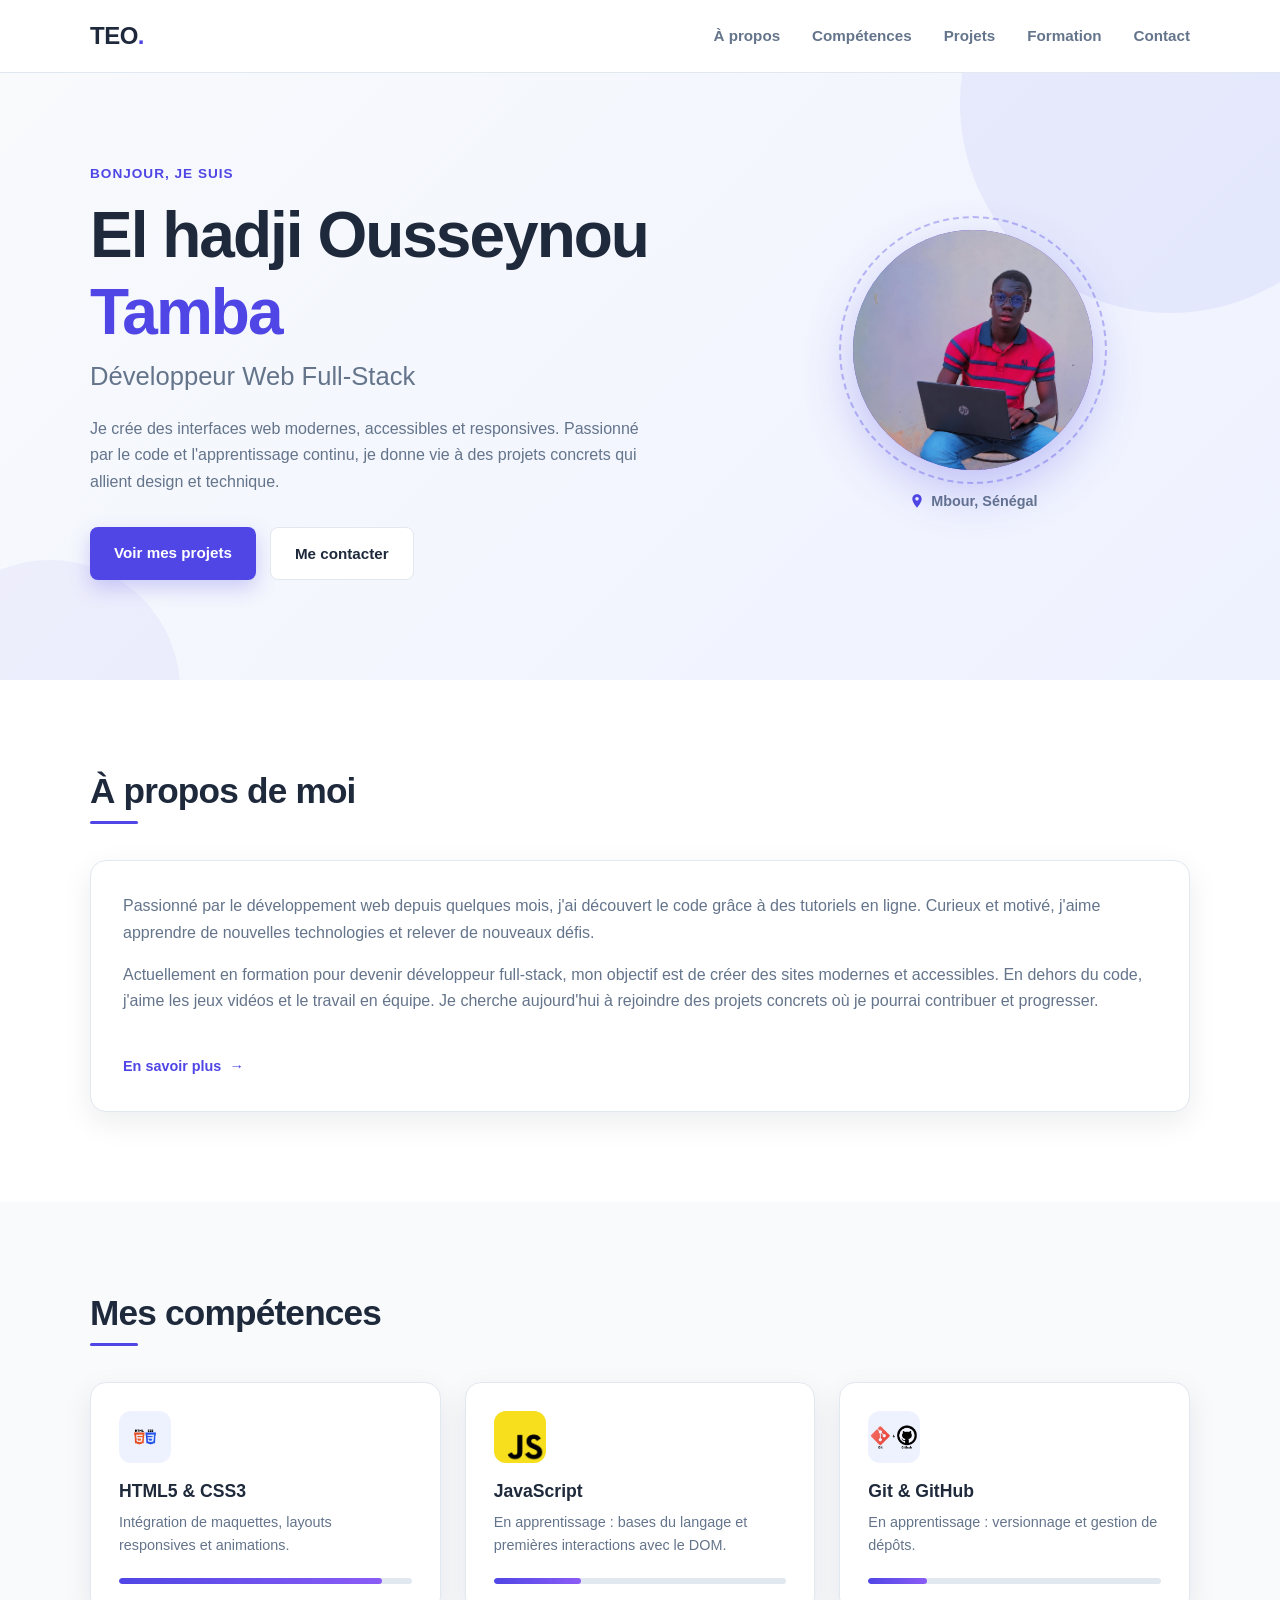
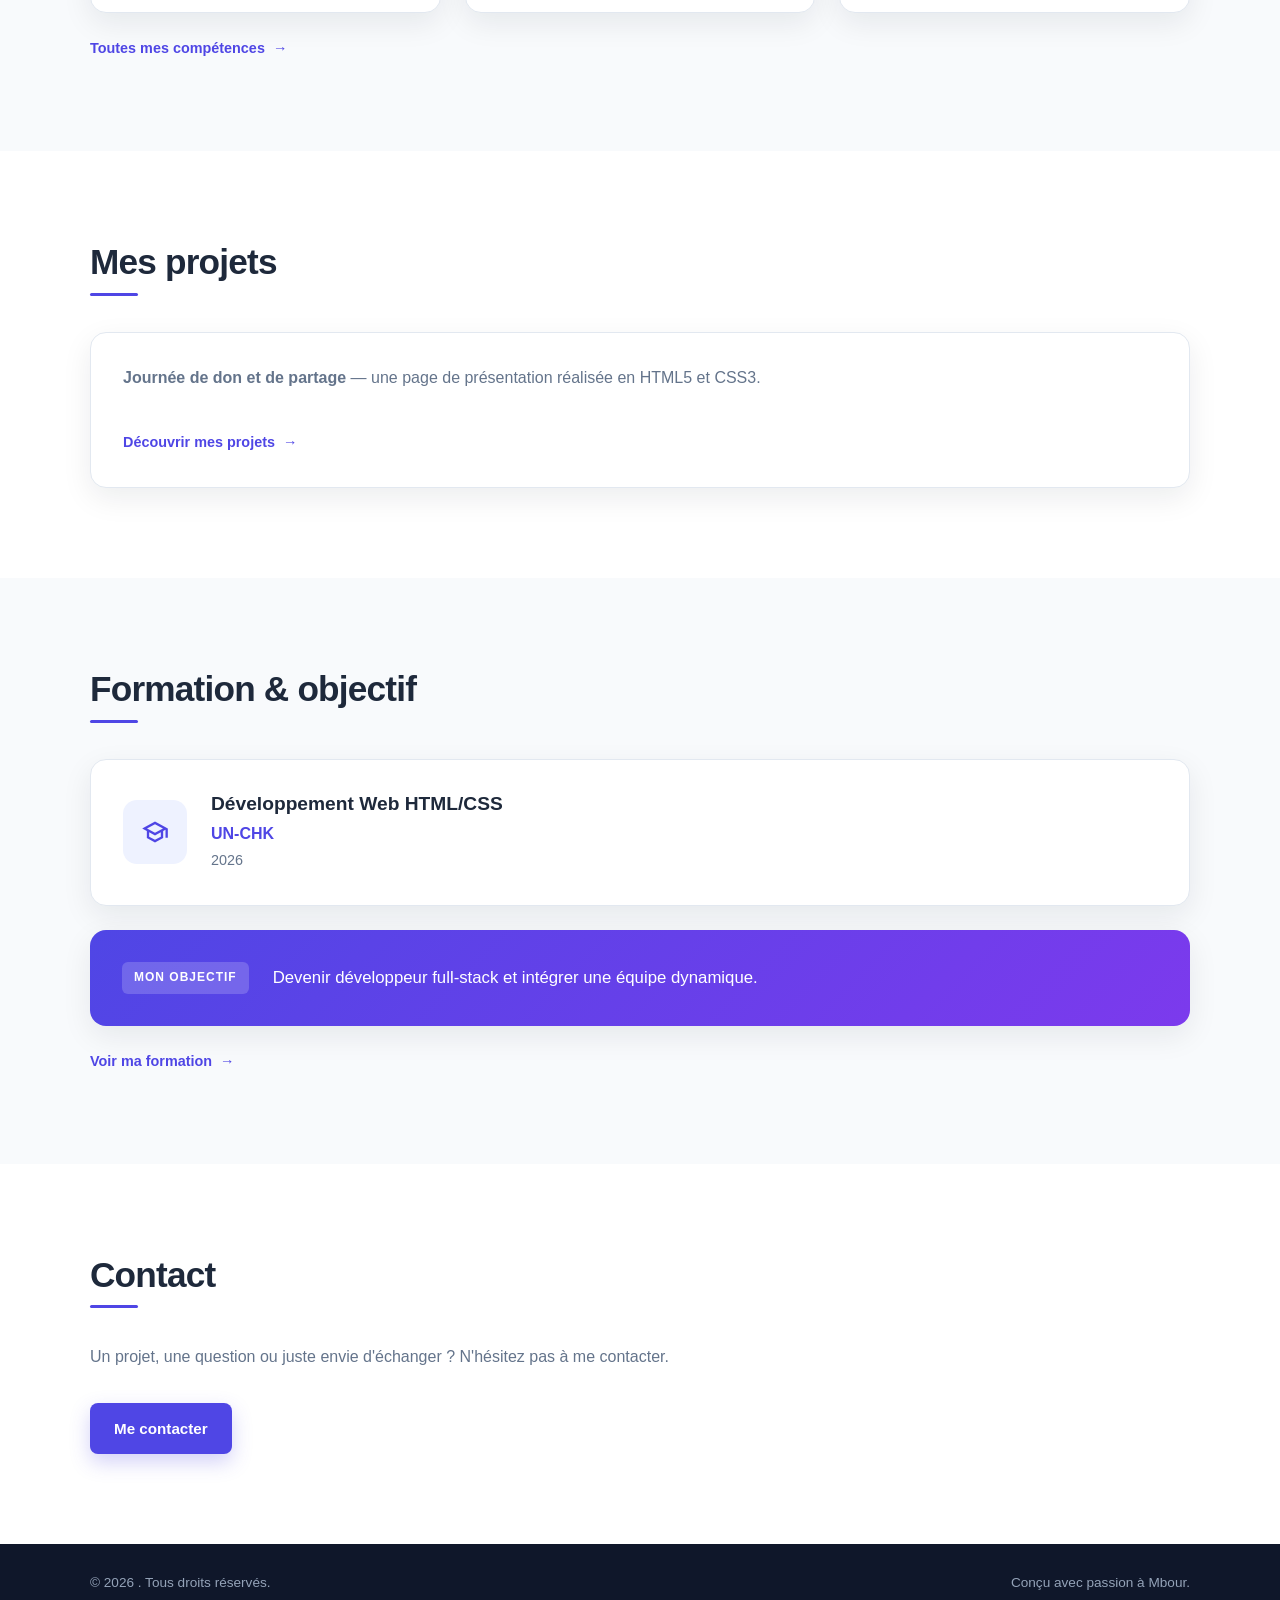
<file: index.html>
<!DOCTYPE html>
<html lang="fr">
<head>
    <meta charset="UTF-8">
    <meta name="viewport" content="width=device-width, initial-scale=1.0">
    <meta name="description" content="Portfolio de El hadji Ousseynou Tamba, développeur web full-stack basé à Mbour. Découvrez mon parcours, mes compétences et mes projets.">
    <title>El hadji Ousseynou Tamba | Développeur Web Full-Stack</title>
    <link rel="stylesheet" href="style.css">
</head>
<body>

    <!-- EN-TÊTE : logo + menu de navigation -->
    <header class="site-header">
        <nav class="navbar container" aria-label="Navigation principale">
            <a href="index.html" class="logo" aria-label="Retour à l'accueil">TEO<span>.</span></a>
            <button class="menu-toggle" aria-label="Ouvrir le menu" aria-expanded="false" aria-controls="menu-principal">
                <span></span><span></span><span></span>
            </button>
            <ul class="menu" id="menu-principal">
                <li><a href="apropos.html">À propos</a></li>
                <li><a href="competences.html">Compétences</a></li>
                <li><a href="projets.html">Projets</a></li>
                <li><a href="formation.html">Formation</a></li>
                <li><a href="contact.html">Contact</a></li>
            </ul>
        </nav>
    </header>

    <main>
        <!-- BANNIÈRE D'ACCUEIL : nom, métier, boutons et photo -->
        <section class="hero" id="accueil">
            <div class="container hero-content">
                <div class="hero-texte">
                    <p class="salutation">Bonjour, je suis</p>
                    <h1>El hadji Ousseynou <span>Tamba</span></h1>
                    <h2>Développeur Web Full-Stack</h2>
                    <p class="hero-intro">
                        Je crée des interfaces web modernes, accessibles et responsives.
                        Passionné par le code et l'apprentissage continu, je donne vie
                        à des projets concrets qui allient design et technique.
                    </p>
                    <div class="hero-actions">
                        <a href="projets.html" class="btn btn-primaire">Voir mes projets</a>
                        <a href="contact.html" class="btn btn-secondaire">Me contacter</a>
                    </div>
                </div>
                <div class="hero-avatar">
                    <div class="avatar">
                        <img src="portrait.jpeg" alt="Portrait de El hadji Ousseynou Tamba">
                        <div class="avatar-ring" aria-hidden="true"></div>
                    </div>
                    <p class="localisation">
                        <svg viewBox="0 0 24 24" width="16" height="16" aria-hidden="true"><path d="M12 2C8.13 2 5 5.13 5 9c0 5.25 7 13 7 13s7-7.75 7-13c0-3.87-3.13-7-7-7zm0 9.5A2.5 2.5 0 1 1 12 6a2.5 2.5 0 0 1 0 5.5z"/></svg>
                        Mbour, Sénégal
                    </p>
                </div>
            </div>
        </section>

        <!-- SECTION : présentation -->
        <section class="section">
            <div class="container">
                <header class="section-header">
                    <h2>À propos de moi</h2>
                </header>
                <div class="carte carte-apropos">
                    <p>
                        Passionné par le développement web depuis quelques mois, j'ai découvert
                        le code grâce à des tutoriels en ligne. Curieux et motivé, j'aime
                        apprendre de nouvelles technologies et relever de nouveaux défis.
                    </p>
                    <p>
                        Actuellement en formation pour devenir développeur full-stack,
                        mon objectif est de créer des sites modernes et accessibles.
                        En dehors du code, j'aime les jeux vidéos et le travail en équipe.
                        Je cherche aujourd'hui à rejoindre des projets concrets où je
                        pourrai contribuer et progresser.
                    </p>
                    <a href="apropos.html" class="lien-section">En savoir plus <span aria-hidden="true">&rarr;</span></a>
                </div>
            </div>
        </section>

        <!-- SECTION : compétences (barres de niveau) -->
        <section class="section section-clair">
            <div class="container">
                <header class="section-header">
                    <h2>Mes compétences</h2>
                </header>
                <div class="grille-competences">
                    <article class="carte-competence">
                        <div class="competence-icone">
                            <img src="icones/html5-css3.png" alt="">
                        </div>
                        <h3>HTML5 &amp; CSS3</h3>
                        <p>Intégration de maquettes, layouts responsives et animations.</p>
                        <div class="barre" role="img" aria-label="Niveau avancé">
                            <span style="--niveau: 90%"></span>
                        </div>
                    </article>
                    <article class="carte-competence">
                        <div class="competence-icone">
                            <img src="icones/javascript.jpeg" alt="">
                        </div>
                        <h3>JavaScript</h3>
                        <p>En apprentissage : bases du langage et premières interactions avec le DOM.</p>
                        <div class="barre" role="img" aria-label="Niveau en apprentissage">
                            <span style="--niveau: 30%"></span>
                        </div>
                    </article>
                    <article class="carte-competence">
                        <div class="competence-icone">
                            <img src="icones/git-github.png" alt="">
                        </div>
                        <h3>Git &amp; GitHub</h3>
                        <p>En apprentissage : versionnage et gestion de dépôts.</p>
                        <div class="barre" role="img" aria-label="Niveau en apprentissage">
                            <span style="--niveau: 20%"></span>
                        </div>
                    </article>
                </div>
                <a href="competences.html" class="lien-section">Toutes mes compétences <span aria-hidden="true">&rarr;</span></a>
            </div>
        </section>

        <!-- SECTION : aperçu des projets -->
        <section class="section">
            <div class="container">
                <header class="section-header">
                    <h2>Mes projets</h2>
                </header>
                <div class="carte carte-apropos">
                    <p><strong>Journée de don et de partage</strong> &mdash; une page de présentation réalisée en HTML5 et CSS3.</p>
                    <a href="projets.html" class="lien-section">Découvrir mes projets <span aria-hidden="true">&rarr;</span></a>
                </div>
            </div>
        </section>

        <!-- SECTION : formation et objectif professionnel -->
        <section class="section section-clair">
            <div class="container">
                <header class="section-header">
                    <h2>Formation &amp; objectif</h2>
                </header>
                <div class="carte carte-formation">
                    <div class="formation-icone" aria-hidden="true">
                        <svg viewBox="0 0 24 24" width="28" height="28"><path d="M12 3 1 9l4 2.18v6L12 21l7-3.82v-6l2-1.09V17h2V9L12 3zm6.82 6L12 12.72 5.18 9 12 5.28 18.82 9zM17 15.99l-5 2.73-5-2.73v-3.72L12 15l5-2.73v3.72z"/></svg>
                    </div>
                    <div>
                        <h3>Développement Web HTML/CSS</h3>
                        <p class="etablissement">UN-CHK</p>
                        <p class="annee">2026</p>
                    </div>
                </div>
                <div class="carte objectif">
                    <span class="objectif-label">Mon objectif</span>
                    <p>Devenir développeur full-stack et intégrer une équipe dynamique.</p>
                </div>
                <a href="formation.html" class="lien-section">Voir ma formation <span aria-hidden="true">&rarr;</span></a>
            </div>
        </section>

        <!-- SECTION : appel au contact -->
        <section class="section">
            <div class="container section-contact">
                <header class="section-header">
                    <h2>Contact</h2>
                </header>
                <p class="contact-intro">Un projet, une question ou juste envie d'échanger ? N'hésitez pas à me contacter.</p>
                <a href="contact.html" class="btn btn-primaire">Me contacter</a>
            </div>
        </section>
    </main>

    <!-- PIED DE PAGE -->
    <footer class="site-footer">
        <div class="container footer-content">
            <p>&copy; 2026 . Tous droits réservés.</p>
            <p>Conçu avec passion à Mbour.</p>
        </div>
    </footer>

    <!-- SCRIPT : ouverture / fermeture du menu sur mobile -->
    <script>
        const toggle = document.querySelector('.menu-toggle');
        const menu = document.querySelector('.menu');
        toggle.addEventListener('click', () => {
            const ouvert = menu.classList.toggle('ouvert');
            toggle.setAttribute('aria-expanded', ouvert);
        });
        menu.querySelectorAll('a').forEach(lien => {
            lien.addEventListener('click', () => {
                menu.classList.remove('ouvert');
                toggle.setAttribute('aria-expanded', 'false');
            });
        });
    </script>
</body>
</html>
</file>
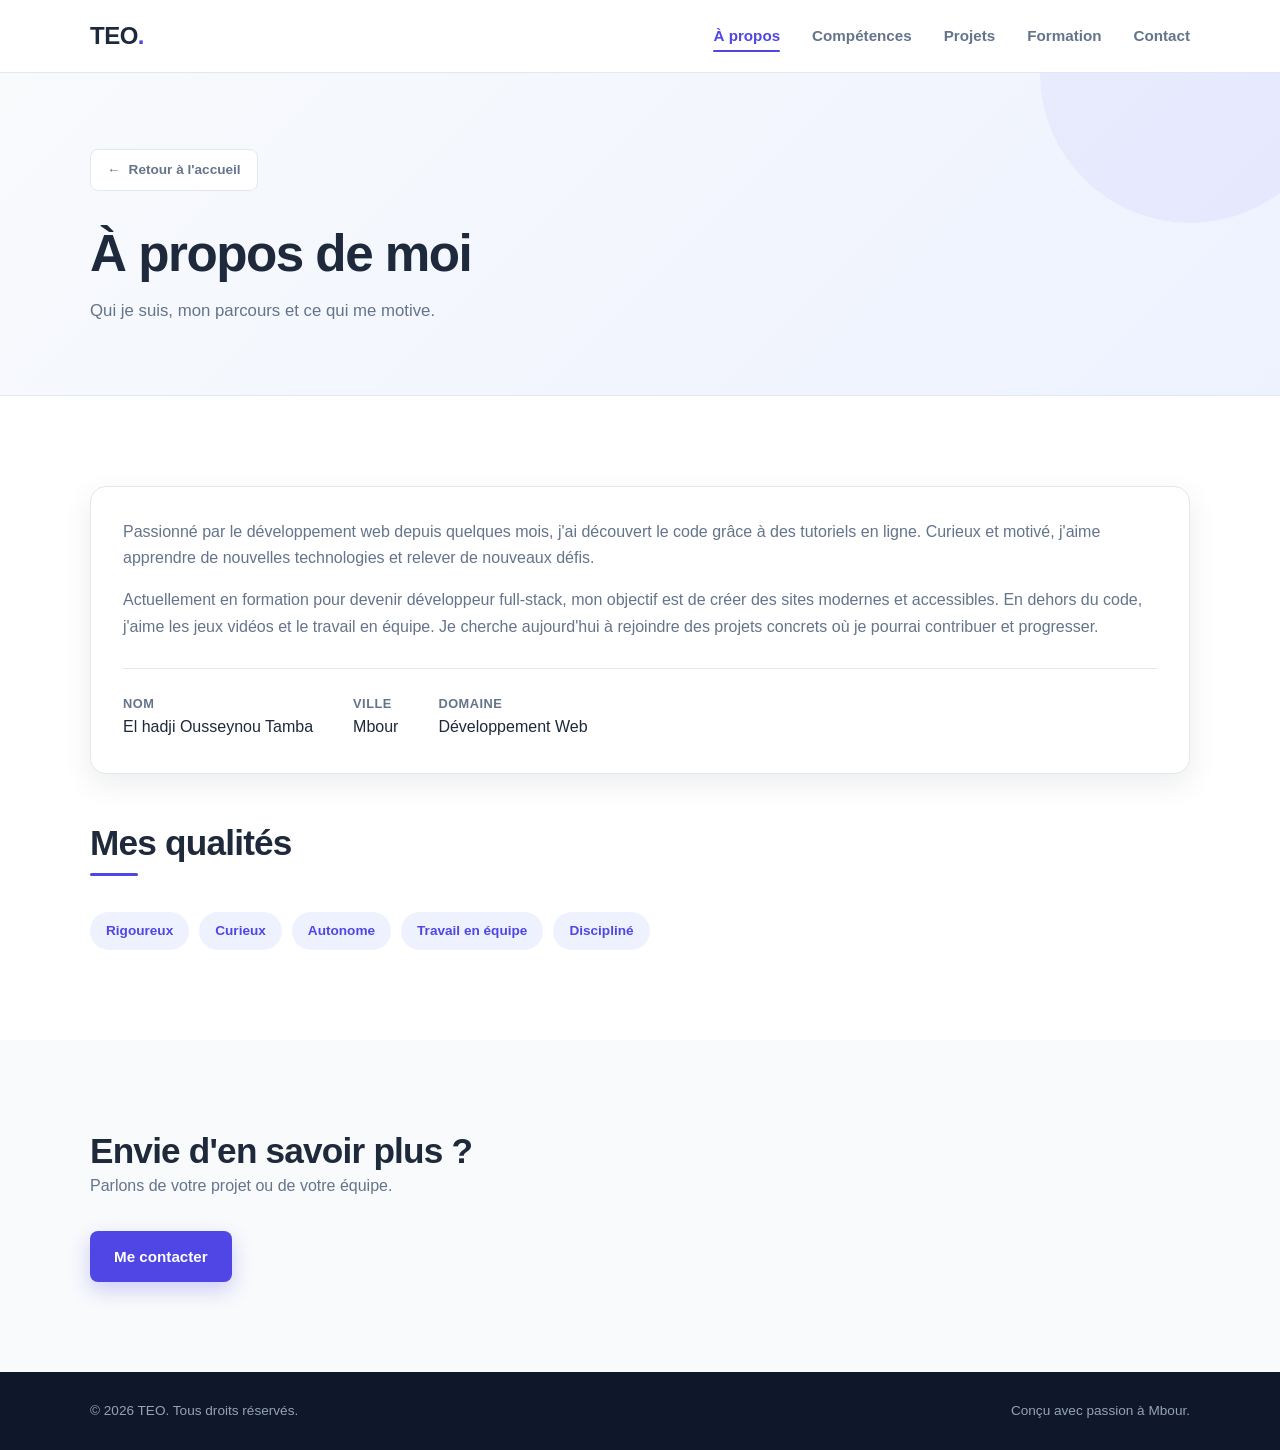
<file: apropos.html>
<!DOCTYPE html>
<html lang="fr">
<head>
    <meta charset="UTF-8">
    <meta name="viewport" content="width=device-width, initial-scale=1.0">
    <meta name="description" content="Découvrez qui est El hadji Ousseynou Tamba, développeur web full-stack à Mbour.">
    <title>À propos | El hadji Ousseynou Tamba</title>
    <link rel="stylesheet" href="style.css">
</head>
<body>

    <!-- EN-TÊTE : logo + menu de navigation -->
    <header class="site-header">
        <nav class="navbar container" aria-label="Navigation principale">
            <a href="index.html" class="logo" aria-label="Retour à l'accueil">TEO<span>.</span></a>
            <button class="menu-toggle" aria-label="Ouvrir le menu" aria-expanded="false" aria-controls="menu-principal">
                <span></span><span></span><span></span>
            </button>
            <ul class="menu" id="menu-principal">
                <li><a href="apropos.html" class="actif" aria-current="page">À propos</a></li>
                <li><a href="competences.html">Compétences</a></li>
                <li><a href="projets.html">Projets</a></li>
                <li><a href="formation.html">Formation</a></li>
                <li><a href="contact.html">Contact</a></li>
            </ul>
        </nav>
    </header>

    <main>
        <!-- BANNIÈRE DE PAGE : titre + bouton retour à l'accueil -->
        <section class="page-hero">
            <div class="container">
                <a href="index.html" class="btn-retour">
                    <span aria-hidden="true">&larr;</span> Retour à l'accueil
                </a>
                <h1>À propos de moi</h1>
                <p>Qui je suis, mon parcours et ce qui me motive.</p>
            </div>
        </section>

        <!-- SECTION : présentation, informations et qualités -->
        <section class="section">
            <div class="container">
                <div class="carte carte-apropos">
                    <p>
                        Passionné par le développement web depuis quelques mois, j'ai découvert
                        le code grâce à des tutoriels en ligne. Curieux et motivé, j'aime
                        apprendre de nouvelles technologies et relever de nouveaux défis.
                    </p>
                    <p>
                        Actuellement en formation pour devenir développeur full-stack,
                        mon objectif est de créer des sites modernes et accessibles.
                        En dehors du code, j'aime les jeux vidéos et le travail en équipe.
                        Je cherche aujourd'hui à rejoindre des projets concrets où je
                        pourrai contribuer et progresser.
                    </p>
                    <ul class="faits">
                        <li><strong>Nom</strong> El hadji Ousseynou Tamba</li>
                        <li><strong>Ville</strong> Mbour</li>
                        <li><strong>Domaine</strong> Développement Web</li>
                    </ul>
                </div>

                <header class="section-header section-header-interne">
                    <h2>Mes qualités</h2>
                </header>
                <div class="tags">
                    <span class="tag">Rigoureux</span>
                    <span class="tag">Curieux</span>
                    <span class="tag">Autonome</span>
                    <span class="tag">Travail en équipe</span>
                    <span class="tag">Discipliné</span>
                </div>
            </div>
        </section>

        <!-- SECTION : appel au contact -->
        <section class="section section-clair">
            <div class="container section-contact">
                <h2>Envie d'en savoir plus ?</h2>
                <p class="contact-intro">Parlons de votre projet ou de votre équipe.</p>
                <a href="contact.html" class="btn btn-primaire">Me contacter</a>
            </div>
        </section>
    </main>

    <!-- PIED DE PAGE -->
    <footer class="site-footer">
        <div class="container footer-content">
            <p>&copy; 2026 TEO. Tous droits réservés.</p>
            <p>Conçu avec passion à Mbour.</p>
        </div>
    </footer>

    <!-- SCRIPT : ouverture / fermeture du menu sur mobile -->
    <script>
        const toggle = document.querySelector('.menu-toggle');
        const menu = document.querySelector('.menu');
        toggle.addEventListener('click', () => {
            const ouvert = menu.classList.toggle('ouvert');
            toggle.setAttribute('aria-expanded', ouvert);
        });
        menu.querySelectorAll('a').forEach(lien => {
            lien.addEventListener('click', () => {
                menu.classList.remove('ouvert');
                toggle.setAttribute('aria-expanded', 'false');
            });
        });
    </script>
</body>
</html>
</file>
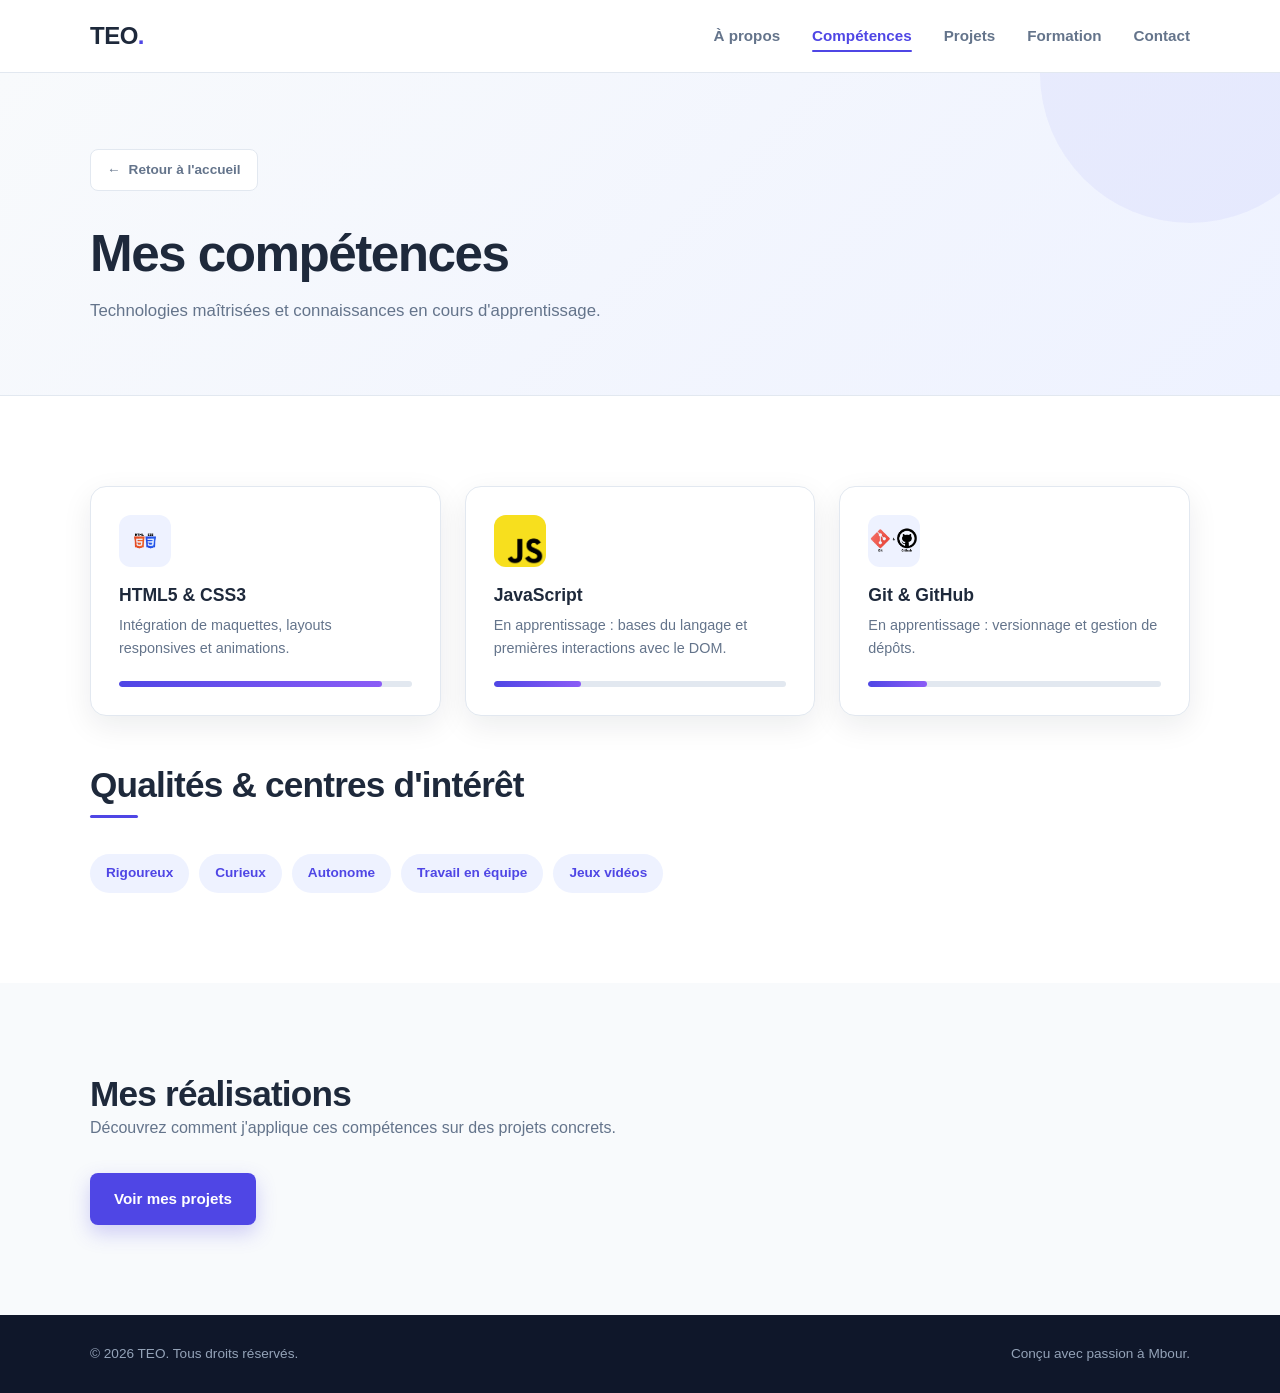
<file: competences.html>
<!DOCTYPE html>
<html lang="fr">
<head>
    <meta charset="UTF-8">
    <meta name="viewport" content="width=device-width, initial-scale=1.0">
    <meta name="description" content="Compétences de El hadji Ousseynou Tamba en HTML, CSS, JavaScript et Git.">
    <title>Compétences | El hadji Ousseynou Tamba</title>
    <link rel="stylesheet" href="style.css">
</head>
<body>

    <!-- EN-TÊTE : logo + menu de navigation -->
    <header class="site-header">
        <nav class="navbar container" aria-label="Navigation principale">
            <a href="index.html" class="logo" aria-label="Retour à l'accueil">TEO<span>.</span></a>
            <button class="menu-toggle" aria-label="Ouvrir le menu" aria-expanded="false" aria-controls="menu-principal">
                <span></span><span></span><span></span>
            </button>
            <ul class="menu" id="menu-principal">
                <li><a href="apropos.html">À propos</a></li>
                <li><a href="competences.html" class="actif" aria-current="page">Compétences</a></li>
                <li><a href="projets.html">Projets</a></li>
                <li><a href="formation.html">Formation</a></li>
                <li><a href="contact.html">Contact</a></li>
            </ul>
        </nav>
    </header>

    <main>
        <!-- BANNIÈRE DE PAGE : titre + bouton retour à l'accueil -->
        <section class="page-hero">
            <div class="container">
                <a href="index.html" class="btn-retour">
                    <span aria-hidden="true">&larr;</span> Retour à l'accueil
                </a>
                <h1>Mes compétences</h1>
                <p>Technologies maîtrisées et connaissances en cours d'apprentissage.</p>
            </div>
        </section>

        <!-- SECTION : cartes de compétences et étiquettes -->
        <section class="section">
            <div class="container">
                <div class="grille-competences">
                    <article class="carte-competence">
                        <div class="competence-icone">
                            <img src="icones/html5-css3.png" alt="">
                        </div>
                        <h3>HTML5 &amp; CSS3</h3>
                        <p>Intégration de maquettes, layouts responsives et animations.</p>
                        <div class="barre" role="img" aria-label="Niveau avancé">
                            <span style="--niveau: 90%"></span>
                        </div>
                    </article>
                    <article class="carte-competence">
                        <div class="competence-icone">
                            <img src="icones/javascript.jpeg" alt="">
                        </div>
                        <h3>JavaScript</h3>
                        <p>En apprentissage : bases du langage et premières interactions avec le DOM.</p>
                        <div class="barre" role="img" aria-label="Niveau en apprentissage">
                            <span style="--niveau: 30%"></span>
                        </div>
                    </article>
                    <article class="carte-competence">
                        <div class="competence-icone">
                            <img src="icones/git-github.png" alt="">
                        </div>
                        <h3>Git &amp; GitHub</h3>
                        <p>En apprentissage : versionnage et gestion de dépôts.</p>
                        <div class="barre" role="img" aria-label="Niveau en apprentissage">
                            <span style="--niveau: 20%"></span>
                        </div>
                    </article>
                </div>

                <header class="section-header section-header-interne">
                    <h2>Qualités &amp; centres d'intérêt</h2>
                </header>
                <div class="tags">
                    <span class="tag">Rigoureux</span>
                    <span class="tag">Curieux</span>
                    <span class="tag">Autonome</span>
                    <span class="tag">Travail en équipe</span>
                    <span class="tag">Jeux vidéos</span>
                </div>
            </div>
        </section>

        <!-- SECTION : lien vers les projets -->
        <section class="section section-clair">
            <div class="container section-contact">
                <h2>Mes réalisations</h2>
                <p class="contact-intro">Découvrez comment j'applique ces compétences sur des projets concrets.</p>
                <a href="projets.html" class="btn btn-primaire">Voir mes projets</a>
            </div>
        </section>
    </main>

    <!-- PIED DE PAGE -->
    <footer class="site-footer">
        <div class="container footer-content">
            <p>&copy; 2026 TEO. Tous droits réservés.</p>
            <p>Conçu avec passion à Mbour.</p>
        </div>
    </footer>

    <!-- SCRIPT : ouverture / fermeture du menu sur mobile -->
    <script>
        const toggle = document.querySelector('.menu-toggle');
        const menu = document.querySelector('.menu');
        toggle.addEventListener('click', () => {
            const ouvert = menu.classList.toggle('ouvert');
            toggle.setAttribute('aria-expanded', ouvert);
        });
        menu.querySelectorAll('a').forEach(lien => {
            lien.addEventListener('click', () => {
                menu.classList.remove('ouvert');
                toggle.setAttribute('aria-expanded', 'false');
            });
        });
    </script>
</body>
</html>
</file>
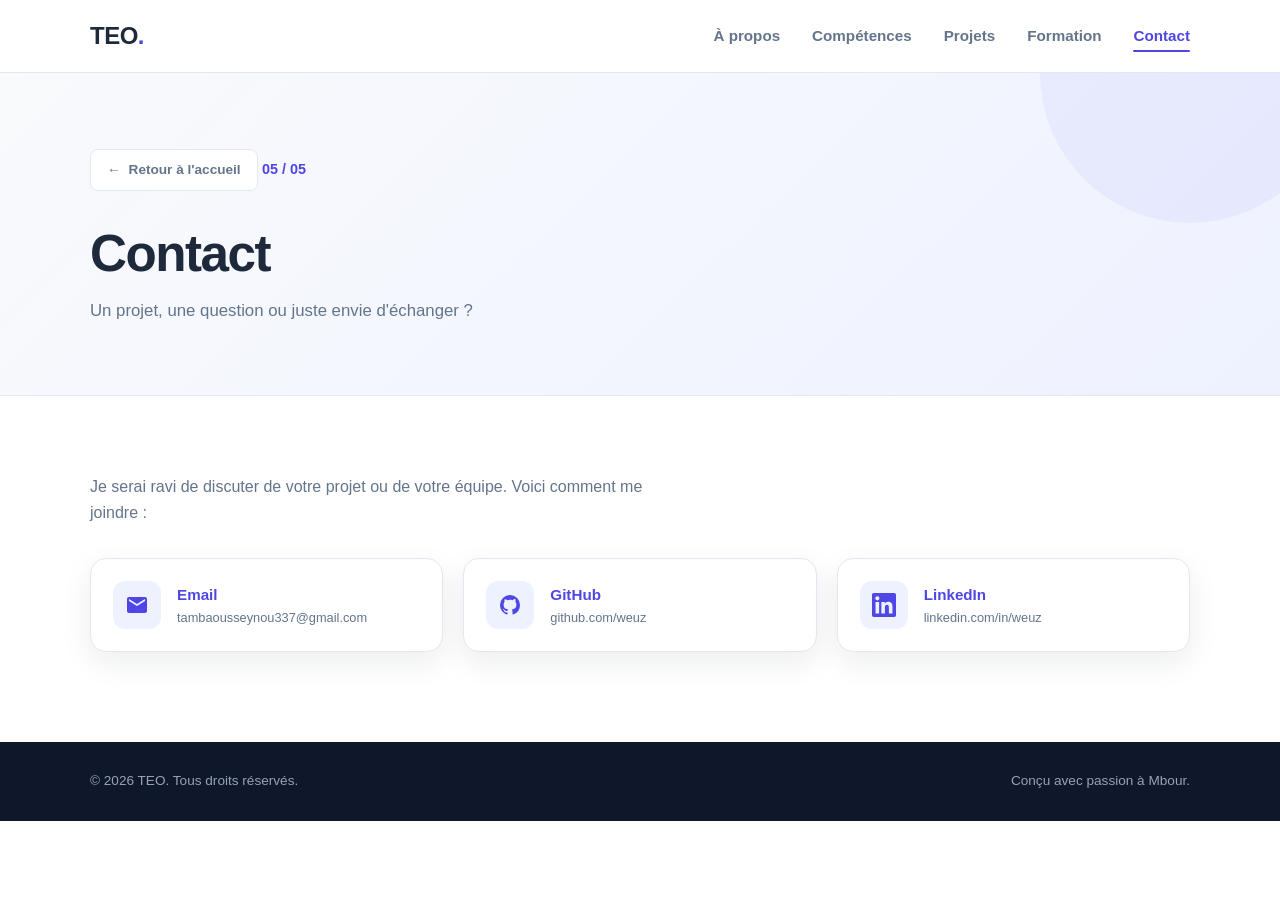
<file: contact.html>
<!DOCTYPE html>
<html lang="fr">
<head>
    <meta charset="UTF-8">
    <meta name="viewport" content="width=device-width, initial-scale=1.0">
    <meta name="description" content="Contactez El hadji Ousseynou Tamba, développeur web full-stack à Mbour.">
    <title>Contact | El hadji Ousseynou Tamba</title>
    <link rel="stylesheet" href="style.css">
</head>
<body>

    <!-- EN-TÊTE : logo + menu de navigation -->
    <header class="site-header">
        <nav class="navbar container" aria-label="Navigation principale">
            <a href="index.html" class="logo" aria-label="Retour à l'accueil">TEO<span>.</span></a>
            <button class="menu-toggle" aria-label="Ouvrir le menu" aria-expanded="false" aria-controls="menu-principal">
                <span></span><span></span><span></span>
            </button>
            <ul class="menu" id="menu-principal">
                <li><a href="apropos.html">À propos</a></li>
                <li><a href="competences.html">Compétences</a></li>
                <li><a href="projets.html">Projets</a></li>
                <li><a href="formation.html">Formation</a></li>
                <li><a href="contact.html" class="actif" aria-current="page">Contact</a></li>
            </ul>
        </nav>
    </header>

    <main>
        <!-- BANNIÈRE DE PAGE : titre + bouton retour à l'accueil -->
        <section class="page-hero">
            <div class="container">
                <a href="index.html" class="btn-retour">
                    <span aria-hidden="true">&larr;</span> Retour à l'accueil
                </a>
                <span class="section-numero">05 / 05</span>
                <h1>Contact</h1>
                <p>Un projet, une question ou juste envie d'échanger ?</p>
            </div>
        </section>

        <!-- SECTION : cartes email, GitHub et LinkedIn -->
        <section class="section">
            <div class="container">
                <p class="contact-intro">Je serai ravi de discuter de votre projet ou de votre équipe. Voici comment me joindre :</p>
                <div class="grille-contact">
                    <a class="carte-contact" href="mailto:tambaousseynou337@gmail.com">
                        <span class="contact-icone" aria-hidden="true">
                            <svg viewBox="0 0 24 24" width="24" height="24"><path d="M20 4H4c-1.1 0-2 .9-2 2v12c0 1.1.9 2 2 2h16c1.1 0 2-.9 2-2V6c0-1.1-.9-2-2-2zm0 4-8 5-8-5V6l8 5 8-5v2z"/></svg>
                        </span>
                        <span><strong>Email</strong><small>tambaousseynou337@gmail.com</small></span>
                    </a>
                    <a class="carte-contact" href="https://github.com/weuz" target="_blank" rel="noopener noreferrer">
                        <span class="contact-icone" aria-hidden="true">
                            <svg viewBox="0 0 24 24" width="24" height="24"><path d="M12 2A10 10 0 0 0 2 12c0 4.42 2.87 8.17 6.84 9.5.5.08.66-.23.66-.5v-1.69c-2.77.6-3.36-1.34-3.36-1.34-.46-1.16-1.11-1.47-1.11-1.47-.91-.62.07-.6.07-.6 1 .07 1.53 1.03 1.53 1.03.89 1.52 2.34 1.08 2.91.83.09-.65.35-1.09.63-1.34-2.22-.25-4.55-1.11-4.55-4.94 0-1.09.39-1.98 1.03-2.68-.1-.25-.45-1.27.1-2.64 0 0 .84-.27 2.75 1.02A9.56 9.56 0 0 1 12 6.8c.85 0 1.71.11 2.51.34 1.91-1.29 2.75-1.02 2.75-1.02.55 1.37.2 2.39.1 2.64.64.7 1.03 1.59 1.03 2.68 0 3.84-2.34 4.68-4.57 4.93.36.31.68.92.68 1.85V21c0 .27.16.59.67.5A10 10 0 0 0 22 12A10 10 0 0 0 12 2z"/></svg>
                        </span>
                        <span><strong>GitHub</strong><small>github.com/weuz</small></span>
                    </a>
                    <a class="carte-contact" href="https://www.linkedin.com/in/weuz" target="_blank" rel="noopener noreferrer">
                        <span class="contact-icone" aria-hidden="true">
                            <svg viewBox="0 0 24 24" width="24" height="24"><path d="M20.45 20.45h-3.56v-5.57c0-1.33-.02-3.04-1.85-3.04-1.85 0-2.14 1.45-2.14 2.94v5.67H9.35V9h3.41v1.56h.05c.47-.9 1.63-1.85 3.36-1.85 3.6 0 4.27 2.37 4.27 5.45v6.29zM5.34 7.43a2.06 2.06 0 1 1 0-4.13 2.06 2.06 0 0 1 0 4.13zm1.78 13.02H3.55V9h3.57v11.45zM22.22 0H1.77C.79 0 0 .77 0 1.72v20.56C0 23.23.79 24 1.77 24h20.45c.98 0 1.78-.77 1.78-1.72V1.72C24 .77 23.2 0 22.22 0z"/></svg>
                        </span>
                        <span><strong>LinkedIn</strong><small>linkedin.com/in/weuz</small></span>
                    </a>
                </div>
            </div>
        </section>
    </main>

    <!-- PIED DE PAGE -->
    <footer class="site-footer">
        <div class="container footer-content">
            <p>&copy; 2026 TEO. Tous droits réservés.</p>
            <p>Conçu avec passion à Mbour.</p>
        </div>
    </footer>

    <!-- SCRIPT : ouverture / fermeture du menu sur mobile -->
    <script>
        const toggle = document.querySelector('.menu-toggle');
        const menu = document.querySelector('.menu');
        toggle.addEventListener('click', () => {
            const ouvert = menu.classList.toggle('ouvert');
            toggle.setAttribute('aria-expanded', ouvert);
        });
        menu.querySelectorAll('a').forEach(lien => {
            lien.addEventListener('click', () => {
                menu.classList.remove('ouvert');
                toggle.setAttribute('aria-expanded', 'false');
            });
        });
    </script>
</body>
</html>
</file>
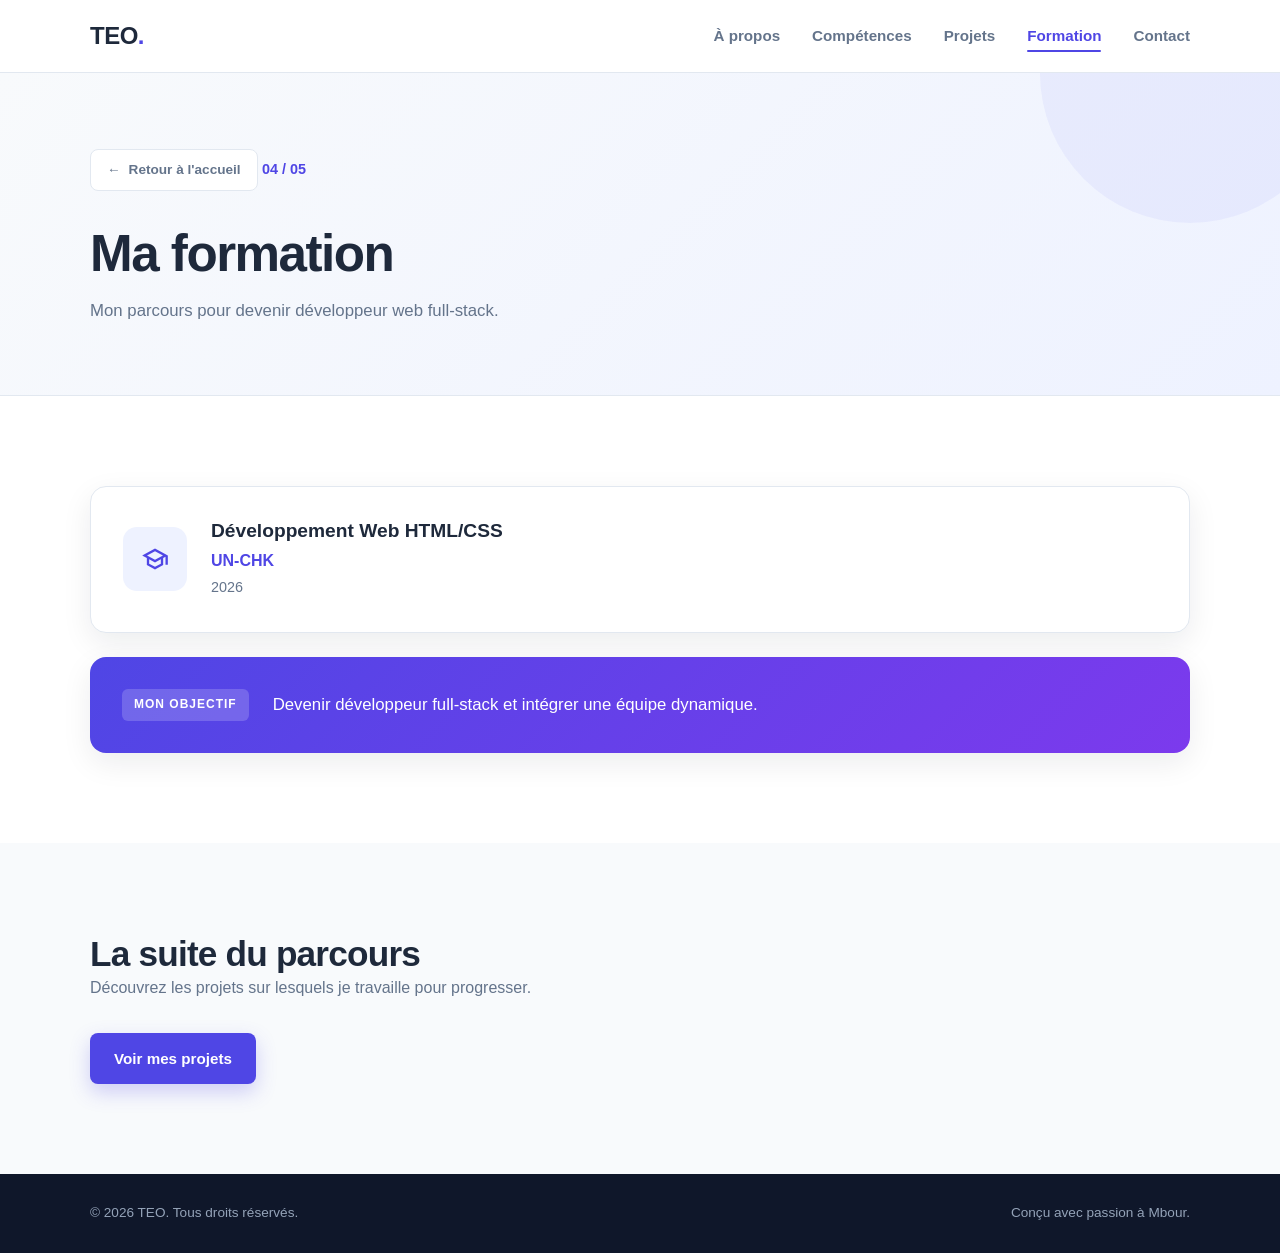
<file: formation.html>
<!DOCTYPE html>
<html lang="fr">
<head>
    <meta charset="UTF-8">
    <meta name="viewport" content="width=device-width, initial-scale=1.0">
    <meta name="description" content="Parcours et formation de El hadji Ousseynou Tamba, développeur web full-stack.">
    <title>Formation | El hadji Ousseynou Tamba</title>
    <link rel="stylesheet" href="style.css">
</head>
<body>

    <!-- EN-TÊTE : logo + menu de navigation -->
    <header class="site-header">
        <nav class="navbar container" aria-label="Navigation principale">
            <a href="index.html" class="logo" aria-label="Retour à l'accueil">TEO<span>.</span></a>
            <button class="menu-toggle" aria-label="Ouvrir le menu" aria-expanded="false" aria-controls="menu-principal">
                <span></span><span></span><span></span>
            </button>
            <ul class="menu" id="menu-principal">
                <li><a href="apropos.html">À propos</a></li>
                <li><a href="competences.html">Compétences</a></li>
                <li><a href="projets.html">Projets</a></li>
                <li><a href="formation.html" class="actif" aria-current="page">Formation</a></li>
                <li><a href="contact.html">Contact</a></li>
            </ul>
        </nav>
    </header>

    <main>
        <!-- BANNIÈRE DE PAGE : titre + bouton retour à l'accueil -->
        <section class="page-hero">
            <div class="container">
                <a href="index.html" class="btn-retour">
                    <span aria-hidden="true">&larr;</span> Retour à l'accueil
                </a>
                <span class="section-numero">04 / 05</span>
                <h1>Ma formation</h1>
                <p>Mon parcours pour devenir développeur web full-stack.</p>
            </div>
        </section>

        <!-- SECTION : formation suivie et objectif -->
        <section class="section">
            <div class="container">
                <div class="carte carte-formation">
                    <div class="formation-icone" aria-hidden="true">
                        <svg viewBox="0 0 24 24" width="28" height="28"><path d="M12 3 1 9l4 2.18v6L12 21l7-3.82v-6l2-1.09V17h2V9L12 3zm6.82 6L12 12.72 5.18 9 12 5.28 18.82 9zM17 15.99l-5 2.73-5-2.73v-3.72L12 15l5-2.73v3.72z"/></svg>
                    </div>
                    <div>
                        <h3>Développement Web HTML/CSS</h3>
                        <p class="etablissement">UN-CHK</p>
                        <p class="annee">2026</p>
                    </div>
                </div>

                <div class="carte objectif">
                    <span class="objectif-label">Mon objectif</span>
                    <p>Devenir développeur full-stack et intégrer une équipe dynamique.</p>
                </div>
            </div>
        </section>

        <!-- SECTION : lien vers les projets -->
        <section class="section section-clair">
            <div class="container section-contact">
                <h2>La suite du parcours</h2>
                <p class="contact-intro">Découvrez les projets sur lesquels je travaille pour progresser.</p>
                <a href="projets.html" class="btn btn-primaire">Voir mes projets</a>
            </div>
        </section>
    </main>

    <!-- PIED DE PAGE -->
    <footer class="site-footer">
        <div class="container footer-content">
            <p>&copy; 2026 TEO. Tous droits réservés.</p>
            <p>Conçu avec passion à Mbour.</p>
        </div>
    </footer>

    <!-- SCRIPT : ouverture / fermeture du menu sur mobile -->
    <script>
        const toggle = document.querySelector('.menu-toggle');
        const menu = document.querySelector('.menu');
        toggle.addEventListener('click', () => {
            const ouvert = menu.classList.toggle('ouvert');
            toggle.setAttribute('aria-expanded', ouvert);
        });
        menu.querySelectorAll('a').forEach(lien => {
            lien.addEventListener('click', () => {
                menu.classList.remove('ouvert');
                toggle.setAttribute('aria-expanded', 'false');
            });
        });
    </script>
</body>
</html>
</file>
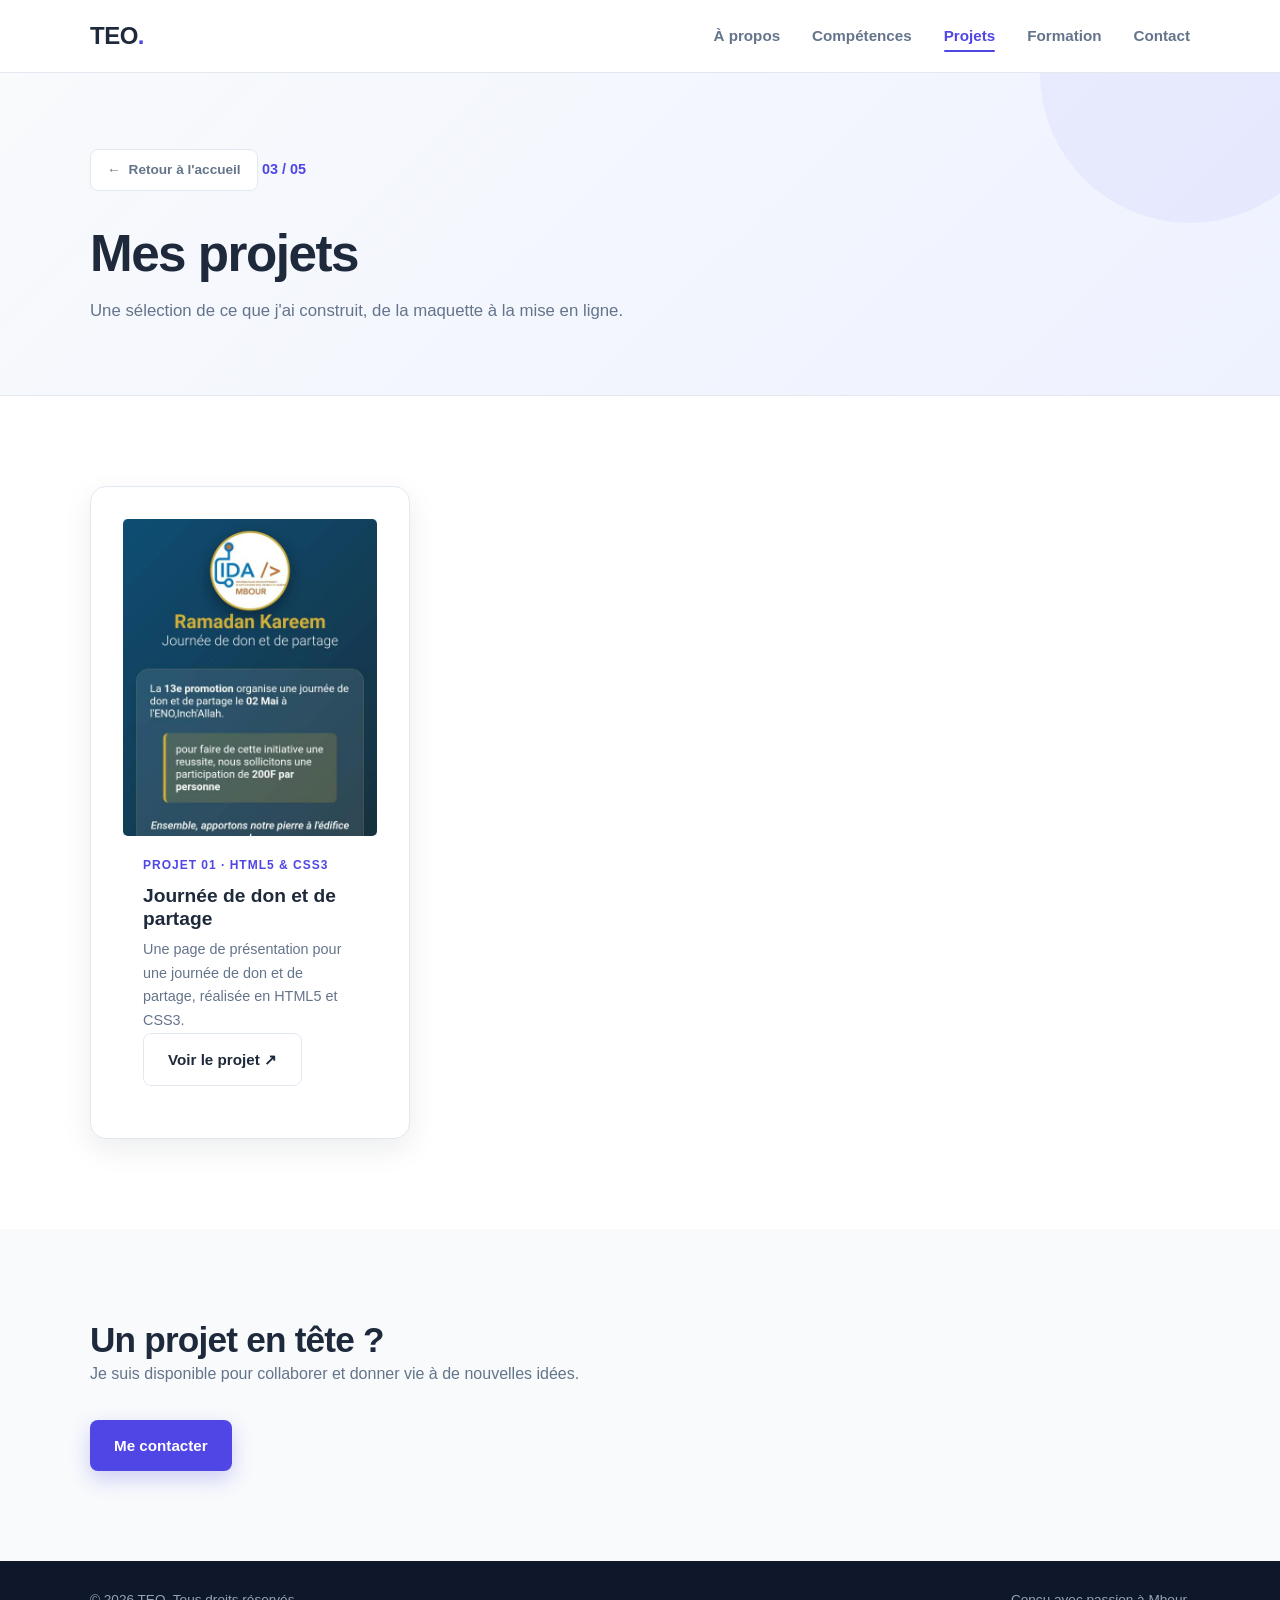
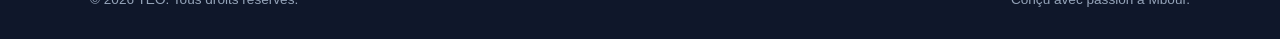
<file: projets.html>
<!DOCTYPE html>
<html lang="fr">
<head>
    <meta charset="UTF-8">
    <meta name="viewport" content="width=device-width, initial-scale=1.0">
    <meta name="description" content="Projets web réalisés par El hadji Ousseynou Tamba.">
    <title>Projets | El hadji Ousseynou Tamba</title>
    <link rel="stylesheet" href="style.css">
</head>
<body>

    <!-- EN-TÊTE : logo + menu de navigation -->
    <header class="site-header">
        <nav class="navbar container" aria-label="Navigation principale">
            <a href="index.html" class="logo" aria-label="Retour à l'accueil">TEO<span>.</span></a>
            <button class="menu-toggle" aria-label="Ouvrir le menu" aria-expanded="false" aria-controls="menu-principal">
                <span></span><span></span><span></span>
            </button>
            <ul class="menu" id="menu-principal">
                <li><a href="apropos.html">À propos</a></li>
                <li><a href="competences.html">Compétences</a></li>
                <li><a href="projets.html" class="actif" aria-current="page">Projets</a></li>
                <li><a href="formation.html">Formation</a></li>
                <li><a href="contact.html">Contact</a></li>
            </ul>
        </nav>
    </header>

    <main>
        <!-- BANNIÈRE DE PAGE : titre + bouton retour à l'accueil -->
        <section class="page-hero">
            <div class="container">
                <a href="index.html" class="btn-retour">
                    <span aria-hidden="true">&larr;</span> Retour à l'accueil
                </a>
                <span class="section-numero">03 / 05</span>
                <h1>Mes projets</h1>
                <p>Une sélection de ce que j'ai construit, de la maquette à la mise en ligne.</p>
            </div>
        </section>

        <!-- SECTION : cartes projets (aperçu + lien externe) -->
        <section class="section">
            <div class="container">
                <div class="grille-projets">
                    <article class="carte carte-projet">
                        <div class="projet-visuel">
                            <img src="projet-don.jpeg" alt="Aperçu du site Journée de don et de partage">
                        </div>
                        <div class="projet-corps">
                            <span class="projet-tag">Projet 01 &middot; HTML5 &amp; CSS3</span>
                            <h3>Journée de don et de partage</h3>
                            <p>Une page de présentation pour une journée de don et de partage, réalisée en HTML5 et CSS3.</p>
                            <a href="https://journee-don.vercel.app" target="_blank" rel="noopener noreferrer" class="btn btn-secondaire">Voir le projet <span aria-hidden="true">&nearr;</span></a>
                        </div>
                    </article>
                </div>
            </div>
        </section>

        <!-- SECTION : appel au contact -->
        <section class="section section-clair">
            <div class="container section-contact">
                <h2>Un projet en tête ?</h2>
                <p class="contact-intro">Je suis disponible pour collaborer et donner vie à de nouvelles idées.</p>
                <a href="contact.html" class="btn btn-primaire">Me contacter</a>
            </div>
        </section>
    </main>

    <!-- PIED DE PAGE -->
    <footer class="site-footer">
        <div class="container footer-content">
            <p>&copy; 2026 TEO. Tous droits réservés.</p>
            <p>Conçu avec passion à Mbour.</p>
        </div>
    </footer>

    <!-- SCRIPT : ouverture / fermeture du menu sur mobile -->
    <script>
        const toggle = document.querySelector('.menu-toggle');
        const menu = document.querySelector('.menu');
        toggle.addEventListener('click', () => {
            const ouvert = menu.classList.toggle('ouvert');
            toggle.setAttribute('aria-expanded', ouvert);
        });
        menu.querySelectorAll('a').forEach(lien => {
            lien.addEventListener('click', () => {
                menu.classList.remove('ouvert');
                toggle.setAttribute('aria-expanded', 'false');
            });
        });
    </script>
</body>
</html>
</file>
<file: style.css>
/* ============================================================
   1. VARIABLES ET COULEURS
   Modifiez les couleurs ici pour changer tout le site d'un coup.
   ============================================================ */
:root {
    --primaire: #4f46e5;
    --primaire-clair: #6366f1;
    --primaire-pale: #eef2ff;
    --fond: #ffffff;
    --fond-clair: #f8fafc;
    --texte: #1e293b;
    --texte-doux: #64748b;
    --bordure: #e2e8f0;
    --ombre: 0 10px 30px rgba(15, 23, 42, 0.08);
    --rayon: 16px;
    --container: 1100px;
}

/* ---------- Réinitialisation et styles de base ---------- */
* {
    box-sizing: border-box;
}

html {
    scroll-behavior: smooth;
}

body {
    margin: 0;
    font-family: "Segoe UI", Roboto, Helvetica, Arial, sans-serif;
    color: var(--texte);
    background: var(--fond);
    line-height: 1.65;
    -webkit-font-smoothing: antialiased;
}

h1, h2, h3 {
    line-height: 1.2;
    margin: 0;
}

a {
    color: var(--primaire);
    text-decoration: none;
    transition: color 0.2s ease;
}

a:hover {
    color: var(--primaire-clair);
}

/* ---------- Conteneur : largeur max du contenu ---------- */
.container {
    width: min(100% - 40px, var(--container));
    margin-inline: auto;
}

/* ============================================================
   2. EN-TÊTE ET NAVIGATION
   La barre reste fixe en haut quand on descend la page.
   ============================================================ */
.site-header {
    position: sticky;
    top: 0;
    z-index: 50;
    background: rgba(255, 255, 255, 0.92);
    backdrop-filter: blur(10px);
    border-bottom: 1px solid var(--bordure);
}

.navbar {
    display: flex;
    align-items: center;
    justify-content: space-between;
    min-height: 72px;
}

.logo {
    font-size: 1.5rem;
    font-weight: 800;
    letter-spacing: -0.5px;
    color: var(--texte);
}

.logo span {
    color: var(--primaire);
}

.menu {
    display: flex;
    align-items: center;
    gap: 32px;
    list-style: none;
    margin: 0;
    padding: 0;
}

.menu a {
    color: var(--texte-doux);
    font-size: 0.95rem;
    font-weight: 600;
}

.menu a:hover,
.menu a.actif {
    color: var(--primaire);
}

.menu a.actif {
    position: relative;
}

.menu a.actif::after {
    content: "";
    position: absolute;
    left: 0;
    right: 0;
    bottom: -8px;
    height: 2px;
    background: var(--primaire);
    border-radius: 2px;
}

.menu-toggle {
    display: none;
    flex-direction: column;
    gap: 5px;
    background: none;
    border: 0;
    cursor: pointer;
    padding: 6px;
}

.menu-toggle span {
    width: 24px;
    height: 2px;
    background: var(--texte);
    border-radius: 2px;
}

/* ============================================================
   3. BANNIÈRE DES PAGES SECONDAIRES
   (À propos, Compétences, Projets, Formation, Contact)
   ============================================================ */
.page-hero {
    position: relative;
    overflow: hidden;
    background: linear-gradient(135deg, #f8fafc 0%, #eef2ff 100%);
    border-bottom: 1px solid var(--bordure);
    padding: 76px 0 70px;
}

.page-hero::after {
    content: "";
    position: absolute;
    width: 300px;
    height: 300px;
    border-radius: 50%;
    background: rgba(79, 70, 229, 0.06);
    top: -150px;
    right: -60px;
}

.page-hero .container {
    position: relative;
    z-index: 1;
}

/* ---------- Bouton "Retour à l'accueil" ---------- */
.btn-retour {
    display: inline-flex;
    align-items: center;
    gap: 8px;
    margin-bottom: 24px;
    padding: 9px 16px;
    background: var(--fond);
    border: 1px solid var(--bordure);
    border-radius: 8px;
    color: var(--texte-doux);
    font-size: 0.85rem;
    font-weight: 600;
    transition: border-color 0.2s ease, color 0.2s ease, transform 0.2s ease;
}

.btn-retour:hover {
    color: var(--primaire);
    border-color: var(--primaire);
    transform: translateX(-3px);
}

.page-hero h1 {
    font-size: clamp(2.2rem, 5vw, 3.2rem);
    letter-spacing: -1.5px;
    margin: 8px 0 12px;
}

.page-hero p {
    color: var(--texte-doux);
    font-size: 1.05rem;
    margin: 0;
    max-width: 600px;
}

/* ============================================================
   4. ACCUEIL / HERO (uniquement index.html)
   ============================================================ */
.hero {
    position: relative;
    overflow: hidden;
    background: linear-gradient(135deg, #f8fafc 0%, #eef2ff 100%);
    padding: 90px 0 100px;
}

.hero::before {
    content: "";
    position: absolute;
    width: 420px;
    height: 420px;
    border-radius: 50%;
    background: rgba(79, 70, 229, 0.07);
    top: -180px;
    right: -100px;
}

.hero::after {
    content: "";
    position: absolute;
    width: 260px;
    height: 260px;
    border-radius: 50%;
    background: rgba(79, 70, 229, 0.05);
    bottom: -140px;
    left: -80px;
}

.hero-content {
    position: relative;
    z-index: 1;
    display: grid;
    grid-template-columns: 1.4fr 1fr;
    align-items: center;
    gap: 60px;
}

.salutation {
    color: var(--primaire);
    font-weight: 700;
    letter-spacing: 1px;
    text-transform: uppercase;
    font-size: 0.85rem;
    margin: 0 0 12px;
}

.hero h1 {
    font-size: clamp(2.5rem, 6vw, 4rem);
    letter-spacing: -2px;
    color: var(--texte);
}

.hero h1 span {
    color: var(--primaire);
}

.hero h2 {
    font-size: clamp(1.2rem, 2.5vw, 1.6rem);
    font-weight: 500;
    color: var(--texte-doux);
    margin: 10px 0 24px;
}

.hero-intro {
    max-width: 560px;
    color: var(--texte-doux);
    margin: 0 0 32px;
}

.hero-actions {
    display: flex;
    flex-wrap: wrap;
    gap: 14px;
}

/* ---------- Boutons principaux et secondaires ---------- */
.btn {
    display: inline-block;
    padding: 13px 24px;
    border-radius: 8px;
    font-weight: 600;
    font-size: 0.95rem;
    transition: transform 0.2s ease, box-shadow 0.2s ease, background 0.2s ease;
}

.btn:hover {
    transform: translateY(-2px);
    color: inherit;
}

.btn-primaire {
    background: var(--primaire);
    color: #fff;
    box-shadow: 0 8px 20px rgba(79, 70, 229, 0.25);
}

.btn-primaire:hover {
    background: var(--primaire-clair);
    color: #fff;
}

.btn-secondaire {
    background: #fff;
    color: var(--texte);
    border: 1px solid var(--bordure);
}

.btn-secondaire:hover {
    border-color: var(--primaire);
    color: var(--primaire);
}

/* ---------- Photo de profil ---------- */
.hero-avatar {
    display: flex;
    flex-direction: column;
    align-items: center;
    gap: 20px;
}

.avatar {
    position: relative;
    width: 240px;
    height: 240px;
    border-radius: 50%;
    background: linear-gradient(135deg, var(--primaire) 0%, #7c3aed 100%);
    display: grid;
    place-items: center;
    box-shadow: 0 20px 50px rgba(79, 70, 229, 0.3);
}

.avatar img {
    width: 100%;
    height: 100%;
    border-radius: 50%;
    object-fit: cover;
    object-position: center top;
}

.avatar-ring {
    position: absolute;
    inset: -14px;
    border: 2px dashed rgba(79, 70, 229, 0.35);
    border-radius: 50%;
}

.localisation {
    display: flex;
    align-items: center;
    gap: 6px;
    color: var(--texte-doux);
    font-size: 0.9rem;
    font-weight: 600;
    margin: 0;
}

.localisation svg {
    fill: var(--primaire);
}

/* ============================================================
   5. SECTIONS COMMUNES (titres, espacements, fonds)
   ============================================================ */
.section {
    padding: 90px 0;
}

.section-clair {
    background: var(--fond-clair);
}

.section-header {
    display: flex;
    align-items: baseline;
    gap: 16px;
    margin-bottom: 36px;
}

.section-numero {
    color: var(--primaire);
    font-weight: 800;
    font-size: 0.9rem;
}

.section-header h2 {
    font-size: clamp(1.7rem, 4vw, 2.2rem);
    letter-spacing: -0.8px;
    position: relative;
    padding-bottom: 12px;
}

.section-header h2::after {
    content: "";
    position: absolute;
    left: 0;
    bottom: 0;
    width: 48px;
    height: 3px;
    background: var(--primaire);
    border-radius: 3px;
}

.section-header-interne {
    margin-top: 48px;
}

.lien-section {
    display: inline-flex;
    align-items: center;
    gap: 8px;
    margin-top: 24px;
    font-weight: 700;
    font-size: 0.9rem;
}

.lien-section span {
    transition: transform 0.2s ease;
}

.lien-section:hover span {
    transform: translateX(4px);
}

.section-contact h2 {
    font-size: clamp(1.7rem, 4vw, 2.2rem);
    letter-spacing: -0.8px;
    margin-bottom: 12px;
}

/* ---------- Cartes : fond blanc, bordure et ombre ---------- */
.carte {
    background: var(--fond);
    border: 1px solid var(--bordure);
    border-radius: var(--rayon);
    padding: 32px;
    box-shadow: var(--ombre);
}

.carte-apropos p {
    color: var(--texte-doux);
    margin: 0 0 16px;
}

.faits {
    list-style: none;
    display: flex;
    flex-wrap: wrap;
    gap: 16px 40px;
    margin: 28px 0 0;
    padding: 24px 0 0;
    border-top: 1px solid var(--bordure);
    color: var(--texte);
}

.faits strong {
    display: block;
    color: var(--texte-doux);
    font-size: 0.8rem;
    text-transform: uppercase;
    letter-spacing: 0.5px;
}

/* ---------- Compétences et barres de niveau ---------- */
.grille-competences {
    display: grid;
    grid-template-columns: repeat(auto-fit, minmax(260px, 1fr));
    gap: 24px;
}

.carte-competence {
    background: var(--fond);
    border: 1px solid var(--bordure);
    border-radius: var(--rayon);
    padding: 28px;
    box-shadow: var(--ombre);
    transition: transform 0.25s ease, box-shadow 0.25s ease;
}

.carte-competence:hover {
    transform: translateY(-6px);
    box-shadow: 0 18px 40px rgba(15, 23, 42, 0.12);
}

.competence-icone {
    width: 52px;
    height: 52px;
    border-radius: 12px;
    background: var(--primaire-pale);
    color: var(--primaire);
    display: grid;
    place-items: center;
    font-weight: 800;
    font-size: 1rem;
    margin-bottom: 18px;
    overflow: hidden;
}

.competence-icone img {
    width: 100%;
    height: 100%;
    object-fit: contain;
}

.carte-competence h3 {
    font-size: 1.1rem;
    margin-bottom: 8px;
}

.carte-competence p {
    color: var(--texte-doux);
    font-size: 0.9rem;
    margin: 0 0 20px;
}

.barre {
    height: 6px;
    background: var(--bordure);
    border-radius: 6px;
    overflow: hidden;
}

.barre span {
    display: block;
    height: 100%;
    width: var(--niveau);
    background: linear-gradient(90deg, var(--primaire), #8b5cf6);
    border-radius: 6px;
}

/* ---------- Étiquettes (qualités, centres d'intérêt) ---------- */
.tags {
    display: flex;
    flex-wrap: wrap;
    gap: 10px;
    margin-top: 32px;
}

.tag {
    background: var(--primaire-pale);
    color: var(--primaire);
    padding: 8px 16px;
    border-radius: 100px;
    font-size: 0.85rem;
    font-weight: 600;
}

/* ---------- Formation ---------- */
.carte-formation {
    display: flex;
    align-items: center;
    gap: 24px;
}

.formation-icone {
    flex-shrink: 0;
    width: 64px;
    height: 64px;
    border-radius: 14px;
    background: var(--primaire-pale);
    color: var(--primaire);
    display: grid;
    place-items: center;
}

.formation-icone svg {
    fill: currentColor;
}

.carte-formation h3 {
    font-size: 1.2rem;
}

.etablissement {
    color: var(--primaire);
    font-weight: 600;
    margin: 6px 0 2px;
}

.annee {
    color: var(--texte-doux);
    font-size: 0.9rem;
    margin: 0;
}

/* ---------- Projets : cartes avec aperçu ---------- */
.grille-projets {
  display: grid;
  grid-template-columns: repeat(auto-fill, minmax(280px, 320px));
  gap: 24px;
  justify-content: start;
}

.carte-projet {
  display: flex;
  flex-direction: column;
  overflow: hidden; 
}

.carte-projet:hover {
    transform: translateY(-6px);
    box-shadow: 0 18px 40px rgba(15, 23, 42, 0.12);
}

.projet-visuel {
     width: 100%;
  aspect-ratio: 4 / 5;
  overflow: hidden;
  background: var(--primaire-pale);
}

.projet-visuel img {
   width: 100%;
  height: 100%;
  border-radius: 5px;
  object-fit: cover;
  object-position: top center;
  display: block;
}

.projet-corps {
    display: flex;
  flex-direction: column;
  flex: 1;
  padding: 20px;
}

.projet-tag {
    color: var(--primaire);
    font-size: 0.75rem;
    font-weight: 700;
    text-transform: uppercase;
    letter-spacing: 1px;
}

.projet-corps h3 {
    font-size: 1.2rem;
    margin: 8px 0;
}

.projet-corps p {
    color: var(--texte-doux);
    font-size: 0.9rem;
    margin: 0;
}

.projet-corps .btn {
   margin-top: auto;        
  align-self: flex-start;
}

/* ---------- Bloc objectif ---------- */
.objectif {
    margin-top: 24px;
    background: linear-gradient(135deg, var(--primaire) 0%, #7c3aed 100%);
    border: 0;
    color: #fff;
    display: flex;
    align-items: center;
    gap: 24px;
}

.objectif-label {
    font-size: 0.75rem;
    font-weight: 700;
    text-transform: uppercase;
    letter-spacing: 1px;
    padding: 6px 12px;
    background: rgba(255, 255, 255, 0.18);
    border-radius: 6px;
    white-space: nowrap;
}

.objectif p {
    margin: 0;
    font-size: 1.05rem;
    font-weight: 500;
}

/* ---------- Contact ---------- */
.contact-intro {
    color: var(--texte-doux);
    max-width: 600px;
    margin: -12px 0 32px;
}

.grille-contact {
    display: grid;
    grid-template-columns: repeat(auto-fit, minmax(260px, 1fr));
    gap: 20px;
}

.carte-contact {
    display: flex;
    align-items: center;
    gap: 16px;
    background: var(--fond);
    border: 1px solid var(--bordure);
    border-radius: var(--rayon);
    padding: 22px;
    box-shadow: var(--ombre);
    transition: transform 0.2s ease, border-color 0.2s ease;
}

.carte-contact:hover {
    transform: translateY(-4px);
    border-color: var(--primaire);
    color: var(--texte);
}

.contact-icone {
    flex-shrink: 0;
    width: 48px;
    height: 48px;
    border-radius: 12px;
    background: var(--primaire-pale);
    color: var(--primaire);
    display: grid;
    place-items: center;
}

.contact-icone svg {
    fill: currentColor;
}

.carte-contact strong,
.carte-contact small {
    display: block;
}

.carte-contact strong {
    font-size: 0.95rem;
}

.carte-contact small {
    color: var(--texte-doux);
    font-size: 0.8rem;
    word-break: break-all;
}

/* ============================================================
   6. PIED DE PAGE
   ============================================================ */
.site-footer {
    background: #0f172a;
    color: #94a3b8;
    padding: 28px 0;
    font-size: 0.85rem;
}

.footer-content {
    display: flex;
    justify-content: space-between;
    flex-wrap: wrap;
    gap: 10px;
}

.site-footer p {
    margin: 0;
}

/* ============================================================
   7. RESPENSIVE : tablettes et téléphones
   Ces règles écrasent les précédentes sur les petits écrans.
   ============================================================ */
@media (max-width: 820px) {
    .hero-content {
        grid-template-columns: 1fr;
        text-align: center;
        gap: 44px;
    }

    .hero-intro {
        margin-inline: auto;
    }

    .hero-actions {
        justify-content: center;
    }

    .menu-toggle {
        display: flex;
    }

    .menu {
        position: absolute;
        top: 100%;
        left: 0;
        right: 0;
        background: var(--fond);
        border-bottom: 1px solid var(--bordure);
        flex-direction: column;
        gap: 0;
        padding: 0 20px;
        max-height: 0;
        overflow: hidden;
        transition: max-height 0.3s ease, padding 0.3s ease;
    }

    .menu.ouvert {
        max-height: 320px;
        padding: 10px 20px 20px;
    }

    .menu a {
        display: block;
        padding: 12px 0;
    }
}

/* ---------- Petits écrans (téléphones) ---------- */
@media (max-width: 560px) {
    .section {
        padding: 64px 0;
    }

    .hero {
        padding: 64px 0 72px;
    }

    .page-hero {
        padding: 56px 0 52px;
    }

    .avatar {
        width: 190px;
        height: 190px;
    }

    .carte,
    .carte-competence {
        padding: 24px;
    }

    .objectif {
        flex-direction: column;
        align-items: flex-start;
        gap: 14px;
    }
}

@media (prefers-reduced-motion: reduce) {
    html {
        scroll-behavior: auto;
    }

    * {
        transition: none !important;
    }
}
</file>
